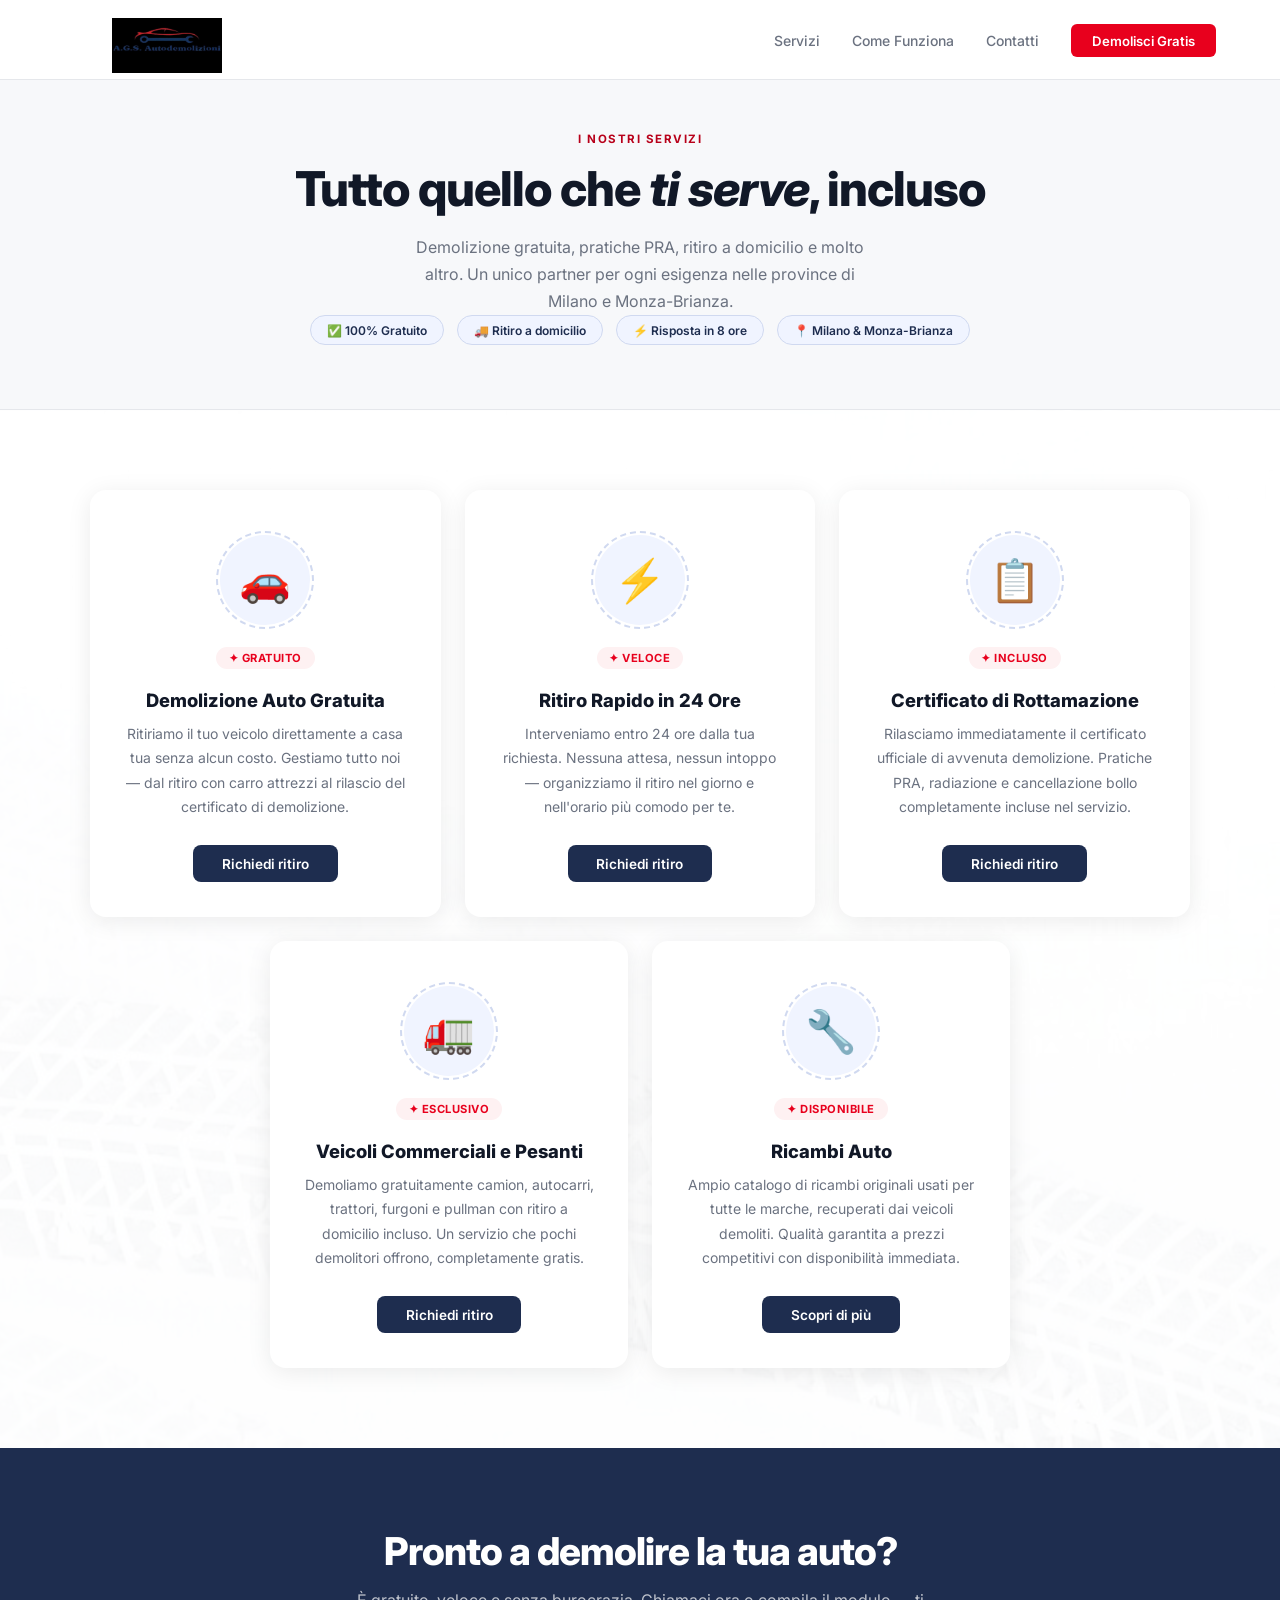
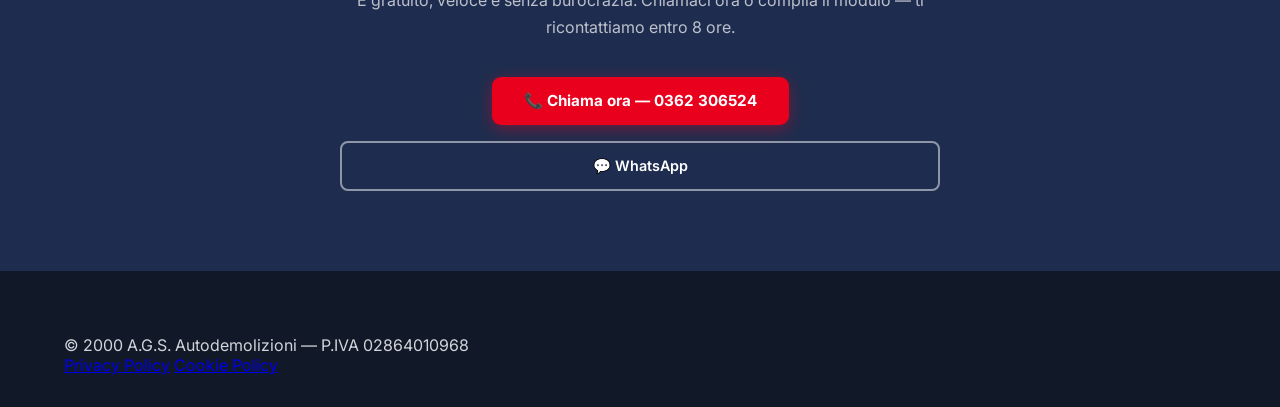
<file: servizi.html>
<!DOCTYPE html>
<html lang="it">
<head>
<meta charset="UTF-8">
<meta name="viewport" content="width=device-width, initial-scale=1.0">
<title>I Nostri Servizi — A.G.S. Autodemolizioni</title>
<link href="https://fonts.googleapis.com/css2?family=Inter:wght@300;400;500;600;700;800&display=swap" rel="stylesheet">
 <link rel="stylesheet" href="style.css">
 <link rel="icon" type="image/png" href="assets/logoAGS.png">
</head>
<body>

<!-- NAV -->
<nav>
  <a href="index.html" class="logo-link">
    <img src="[data-uri]" alt="A.G.S. Autodemolizioni">
  </a>
  <ul>
    <li><a href="index.html#servizi">Servizi</a></li>
    <li><a href="come-funziona.html">Come Funziona</a></li>
    <li><a href="contatti.html">Contatti</a></li>
    <li><a href="index.html#richiesta" class="nav-cta">Demolisci Gratis</a></li>
  </ul>
</nav>

<!-- PAGE HERO -->
<section class="page-hero">
  <div class="page-hero-inner">
    <div class="tag">I Nostri Servizi</div>
    <h1>Tutto quello che <em>ti serve</em>, incluso</h1>
    <p>Demolizione gratuita, pratiche PRA, ritiro a domicilio e molto altro. Un unico partner per ogni esigenza nelle province di Milano e Monza-Brianza.</p>
    <div class="hero-badges">
      <span class="badge">✅ 100% Gratuito</span>
      <span class="badge">🚚 Ritiro a domicilio</span>
      <span class="badge">⚡ Risposta in 8 ore</span>
      <span class="badge">📍 Milano &amp; Monza-Brianza</span>
    </div>
  </div>
</section>

<!-- SERVICES -->
<section class="services-section">
  <div class="services-section-inner">

    <div class="services-row1">

      <div class="svc-card">
        <div class="svc-icon-wrap">🚗</div>
        <span class="svc-pill">✦ Gratuito</span>
        <h2>Demolizione Auto Gratuita</h2>
        <p>Ritiriamo il tuo veicolo direttamente a casa tua senza alcun costo. Gestiamo tutto noi — dal ritiro con carro attrezzi al rilascio del certificato di demolizione.</p>
        <a href="index.html#richiesta" class="btn-dark">Richiedi ritiro</a>
      </div>

      <div class="svc-card">
        <div class="svc-icon-wrap">⚡</div>
        <span class="svc-pill">✦ Veloce</span>
        <h2>Ritiro Rapido in 24 Ore</h2>
        <p>Interveniamo entro 24 ore dalla tua richiesta. Nessuna attesa, nessun intoppo — organizziamo il ritiro nel giorno e nell'orario più comodo per te.</p>
        <a href="index.html#richiesta" class="btn-dark">Richiedi ritiro</a>
      </div>

      <div class="svc-card">
        <div class="svc-icon-wrap">📋</div>
        <span class="svc-pill">✦ Incluso</span>
        <h2>Certificato di Rottamazione</h2>
        <p>Rilasciamo immediatamente il certificato ufficiale di avvenuta demolizione. Pratiche PRA, radiazione e cancellazione bollo completamente incluse nel servizio.</p>
        <a href="index.html#richiesta" class="btn-dark">Richiedi ritiro</a>
      </div>

    </div>

    <div class="services-row2">

      <div class="svc-card">
        <div class="svc-icon-wrap">🚛</div>
        <span class="svc-pill">✦ Esclusivo</span>
        <h2>Veicoli Commerciali e Pesanti</h2>
        <p>Demoliamo gratuitamente camion, autocarri, trattori, furgoni e pullman con ritiro a domicilio incluso. Un servizio che pochi demolitori offrono, completamente gratis.</p>
        <a href="index.html#richiesta" class="btn-dark">Richiedi ritiro</a>
      </div>

      <div class="svc-card">
        <div class="svc-icon-wrap">🔧</div>
        <span class="svc-pill">✦ Disponibile</span>
        <h2>Ricambi Auto</h2>
        <p>Ampio catalogo di ricambi originali usati per tutte le marche, recuperati dai veicoli demoliti. Qualità garantita a prezzi competitivi con disponibilità immediata.</p>
        <a href="tel:0362306524" class="btn-dark">Scopri di più</a>
      </div>

    </div>
  </div>
</section>

<!-- CTA -->
<section class="cta-section">
  <div class="cta-inner">
    <h2>Pronto a demolire la tua auto?</h2>
    <p>È gratuito, veloce e senza burocrazia. Chiamaci ora o compila il modulo — ti ricontattiamo entro 8 ore.</p>
    <div class="cta-btns">
      <a href="tel:0362306524" class="btn-red">
        📞 Chiama ora — 0362 306524
      </a>
      <a href="https://wa.me/393384672370" target="_blank" class="btn-white-outline">
        💬 WhatsApp
      </a>
    </div>
  </div>
</section>

<!-- FOOTER -->
<footer>
  <span>© 2000 A.G.S. Autodemolizioni — P.IVA 02864010968</span>
  <div class="footer-links">
    <a href="https://www.iubenda.com/privacy-policy/27857487">Privacy Policy</a>
    <a href="https://www.iubenda.com/privacy-policy/27857487/cookie-policy">Cookie Policy</a>
  </div>
</footer>

</body>
</html>
</file>
<file: style.css>
@import url('https://fonts.googleapis.com/css2?family=Inter:wght@300;400;500;600;700;800&display=swap');
:root {
  --red:        #E8001D;
  --red-light:  #fef1f2;
  --red-mid:    #fcd5d9;
  --bg:         #ffffff;
  --bg-alt:     #f7f8fa;
  --border:     #e5e7eb;
  --text:       #111827;
  --text-mid:   #374151;
  --muted:      #6b7280;
  --muted-light:#9ca3af;
}

*, *::before, *::after { margin: 0; padding: 0; box-sizing: border-box; }
html { scroll-behavior: smooth; }
body {
  font-family: 'Inter', sans-serif;
  font-weight: 400;
  background: var(--bg);
  color: var(--text);
  overflow-x: hidden;
  -webkit-font-smoothing: antialiased;
}

/* ── NAV ── */
nav {
  height: 80px;
  display: flex;
  align-items: center;
  justify-content: space-between;
  padding: 0 5vw;
  position: fixed;
  top: 0; left: 0; right: 0;
  z-index: 100;
  background: rgba(255,255,255,0.95);
  backdrop-filter: blur(12px);
  border-bottom: 1px solid var(--border);
}

.logo-link {
  display: flex;
  align-items: center;
  text-decoration: none;
}

.logo-link img {
  height: 55px;
  width: auto;
  margin-left: 3rem;
  margin-top: 12px;
}

nav ul {
  display: flex;
  align-items: center;
  gap: 2rem;
  list-style: none;
}

nav ul a {
  font-size: .875rem;
  font-weight: 500;
  color: var(--muted);
  text-decoration: none;
  transition: color .2s;
}

nav ul a:hover { color: var(--text); }

.nav-cta {
  background: var(--red) !important;
  color: #fff !important;
  padding: .55rem 1.3rem;
  border-radius: 6px;
  font-weight: 600 !important;
  font-size: .825rem !important;
  transition: background .2s, transform .15s !important;
}

.nav-cta:hover {
  background: #c8001a !important;
  transform: translateY(-1px);
}

/* Hamburger button */
.hamburger {
  display: none;
  flex-direction: column;
  gap: 5px;
  background: none;
  border: none;
  cursor: pointer;
  padding: 4px;
  z-index: 200;
}

.hamburger span {
  display: block;
  width: 24px;
  height: 2px;
  background: var(--text);
  border-radius: 2px;
  transition: all .3s;
}

/* Hamburger animato quando aperto */
.hamburger.open span:nth-child(1) { transform: translateY(7px) rotate(45deg); }
.hamburger.open span:nth-child(2) { opacity: 0; }
.hamburger.open span:nth-child(3) { transform: translateY(-7px) rotate(-45deg); }

/* ── HERO ── */
.hero {
  padding-top: 68px;
  display: flex;
  min-height: 80vh;
  flex-direction: column;
  background: var(--bg);
}

.hero-inner {
  flex: 1;
  display: flex;
  align-items: flex-start;
  padding: 4rem 2vw 2rem 10vw;
  max-width: none;
  width: 100%;
  gap: 4rem;
}

.hero-left { flex: 1; }

.hero-badge {
  display: inline-flex;
  align-items: center;
  gap: .5rem;
  background: var(--red-light);
  color: #b8001a;
  font-size: .75rem;
  font-weight: 600;
  padding: .35rem .9rem;
  border-radius: 100px;
  margin-bottom: 1.6rem;
  border: 1px solid var(--red-mid);
  animation: fadeUp .7s ease both;
}

.hero h1 {
  font-size: clamp(1.9rem, 3.2vw, 2.9rem);
  font-weight: 800;
  line-height: 1.1;
  letter-spacing: -1.5px;
  color: var(--text);
  animation: fadeUp .7s ease .1s both;
}

.hero h1 em {
  color: var(--red);
  font-style: normal;
}

.hero p {
  margin-top: 1.4rem;
  font-size: 1.05rem;
  color: var(--muted);
  line-height: 1.75;
  max-width: 500px;
  animation: fadeUp .7s ease .2s both;
}

.hero-actions {
  margin-top: 2.2rem;
  display: flex;
  gap: .8rem;
  flex-wrap: wrap;
  animation: fadeUp .7s ease .3s both;
}

/* ── HERO CHECKLIST ── */
.hero-checklist {
  list-style: none;
  margin: 1.4rem 0 2rem;
  display: flex;
  flex-direction: column;
  gap: .75rem;
}
 
.hero-checklist li {
  display: flex;
  align-items: center;
  gap: .75rem;
  font-size: .95rem;
  color: var(--text-mid);
  font-weight: 500;
}
 
.check-icon {
  width: 22px;
  height: 22px;
  background: var(--red);
  color: #fff;
  border-radius: 50%;
  display: flex;
  align-items: center;
  justify-content: center;
  font-size: .75rem;
  font-weight: 800;
  flex-shrink: 0;
}

/* ── BUTTONS ── */
.btn-primary {
  display: inline-flex;
  align-items: center;
  gap: .5rem;
  background: var(--red);
  color: #fff;
  font-family: 'Inter', sans-serif;
  font-weight: 600;
  font-size: .9rem;
  padding: .85rem 1.8rem;
  border-radius: 8px;
  text-decoration: none;
  border: none;
  cursor: pointer;
  transition: background .2s, transform .15s, box-shadow .2s;
  box-shadow: 0 4px 14px rgba(232,0,29,0.25);
}

.btn-primary:hover {
  background: #c8001a;
  transform: translateY(-2px);
  box-shadow: 0 6px 20px rgba(232,0,29,0.35);
}

.btn-outline {
  display: inline-flex;
  align-items: center;
  gap: .5rem;
  background: transparent;
  color: var(--text-mid);
  font-family: 'Inter', sans-serif;
  font-weight: 600;
  font-size: .9rem;
  padding: .85rem 1.8rem;
  border-radius: 8px;
  text-decoration: none;
  border: 1.5px solid var(--border);
  cursor: pointer;
  transition: border-color .2s, background .2s, transform .15s;
}

.btn-outline:hover {
  border-color: #9ca3af;
  background: var(--bg-alt);
  transform: translateY(-2px);
}

.btn-white {
  display: inline-flex;
  align-items: center;
  gap: .5rem;
  background: #fff;
  color: var(--red);
  font-family: 'Inter', sans-serif;
  font-weight: 700;
  font-size: .9rem;
  padding: .9rem 2rem;
  border-radius: 8px;
  text-decoration: none;
  border: none;
  cursor: pointer;
  white-space: nowrap;
  transition: transform .15s, box-shadow .2s;
  box-shadow: 0 4px 16px rgba(0,0,0,0.15);
}

.btn-white:hover {
  transform: translateY(-2px);
  box-shadow: 0 6px 24px rgba(0,0,0,0.2);
}

.hero-right {
  flex: 1;
  max-width: 520px;
  display: flex;
  align-items: center;
  justify-content: center;
  margin-right: 3vw;
  margin-left: auto;
  animation: fadeUp .7s ease .35s both;
}

.hero-img {
  width: 100%;
  max-width: 520px;
  height: auto;
  object-fit: contain;
  display: block;
}

/* ── TRUST SECTION ── */
.trust-section {
  background: var(--bg-alt);
  border-top: 1px solid var(--border);
  border-bottom: 1px solid var(--border);
  padding: 2rem 5vw;
}

.trust-inner {
  max-width: 1200px;
  margin: 0 auto;
  display: grid;
  grid-template-columns: repeat(4, 1fr);
  gap: 1.5rem;
}

.trust-item-row {
  display: flex;
  align-items: flex-start;
  gap: .8rem;
}

.trust-item-row .trust-icon {
  width: 36px;
  height: 36px;
  background: var(--red-light);
  border-radius: 8px;
  display: flex;
  align-items: center;
  justify-content: center;
  font-size: 1.1rem;
  flex-shrink: 0;
}

.trust-item-row .trust-text strong {
  display: block;
  font-size: .875rem;
  font-weight: 700;
  color: var(--text);
}

.trust-item-row .trust-text span {
  font-size: .78rem;
  color: var(--muted);
  margin-top: .1rem;
  display: block;
}

.trust-card {
  background: #fff;
  border: 1px solid var(--border);
  border-radius: 16px;
  padding: 2rem;
  box-shadow: 0 8px 32px rgba(0,0,0,0.07);
}

.trust-card h3 {
  font-size: 1rem;
  font-weight: 700;
  margin-bottom: 1.4rem;
}

.trust-item {
  display: flex;
  align-items: flex-start;
  gap: .9rem;
  padding: .85rem 0;
  border-bottom: 1px solid var(--border);
}

.trust-item:last-child { border-bottom: none; }

.trust-icon {
  width: 36px;
  height: 36px;
  background: var(--red-light);
  border-radius: 8px;
  display: flex;
  align-items: center;
  justify-content: center;
  font-size: 1.1rem;
  flex-shrink: 0;
}

.trust-text strong {
  display: block;
  font-size: .875rem;
  font-weight: 600;
}

.trust-text span {
  font-size: .78rem;
  color: var(--muted);
  margin-top: .1rem;
  display: block;
}

/* ── STATS STRIP ── */
.stats-strip {
  border-top: 1px solid var(--border);
  border-bottom: 1px solid var(--border);
  display: grid;
  grid-template-columns: repeat(4, 1fr);
  background: var(--bg-alt);
  animation: fadeUp .7s ease .45s both;
}

.stat-item {
  padding: 1.8rem 2rem;
  border-right: 1px solid var(--border);
  text-align: center;
}

.stat-item:last-child { border-right: none; }

.stat-num {
  font-size: 2rem;
  font-weight: 800;
  color: var(--red);
  letter-spacing: -1px;
}

.stat-label {
  font-size: .75rem;
  font-weight: 500;
  color: var(--muted);
  margin-top: .2rem;
}

/* ── SERVIZI PAGE ── */
.services-section {
  position: relative;
  padding: 5rem 5vw;
  background-image: url('assets/tire-track.jpg');
  background-size: cover;
  background-position: center;
}
.services-section::before {
  content: '';
  position: absolute;
  inset: 0;
  background: rgba(255,255,255,0.9);
  z-index: 0;
}
.services-section-inner {
  position: relative;
  z-index: 1;
  max-width: 1100px;
  margin: 0 auto;
}
.svc-card {
  background: #fff;
  border-radius: 16px;
  padding: 2.8rem 2rem 2.2rem;
  text-align: center;
  box-shadow: 0 4px 24px rgba(0,0,0,0.08);
  display: flex;
  flex-direction: column;
  align-items: center;
  transition: transform .25s, box-shadow .25s;
}
.svc-card:hover { transform: translateY(-6px); box-shadow: 0 12px 36px rgba(0,0,0,0.13); }
.svc-icon-wrap {
  width: 90px; height: 90px;
  border-radius: 50%;
  background: #f0f4ff;
  display: flex; align-items: center; justify-content: center;
  font-size: 2.6rem;
  margin-bottom: 1.4rem;
  position: relative;
}
.svc-icon-wrap::after {
  content: ''; position: absolute; inset: -4px;
  border-radius: 50%; border: 2px dashed #d0d9f0;
}
.svc-card h2 { font-size: 1.15rem; font-weight: 800; color: var(--text); margin-bottom: .7rem; }
.svc-card p { font-size: .875rem; color: var(--muted); line-height: 1.75; flex: 1; margin-bottom: 1.6rem; }
.svc-pill {
  display: inline-flex; gap: .3rem;
  background: #fef1f2; color: var(--red);
  font-size: .7rem; font-weight: 700;
  padding: .25rem .8rem; border-radius: 100px;
  margin-bottom: 1.2rem;
  text-transform: uppercase; letter-spacing: .5px;
}
.hero-badges { display: flex; gap: .8rem; justify-content: center; flex-wrap: wrap; }
.badge {
  display: inline-flex; align-items: center; gap: .4rem;
  background: #f0f4ff; border: 1px solid #d0d9f0;
  color: #1e2d4f; font-size: .75rem; font-weight: 600;
  padding: .4rem 1rem; border-radius: 100px;
}
.cta-section {
  padding: 5rem 5vw; background: #1e2d4f;
  text-align: center; position: relative; overflow: hidden;
}
.cta-inner { position: relative; z-index: 1; max-width: 600px; margin: 0 auto; }
.cta-section h2 { font-size: clamp(1.8rem,3vw,2.4rem); font-weight: 800; color: #fff; letter-spacing: -1px; margin-bottom: .8rem; }
.cta-section p { color: rgba(255,255,255,0.7); font-size: 1rem; margin-bottom: 2.2rem; line-height: 1.7; }
.cta-btns { display: flex; gap: 1rem; justify-content: center; flex-wrap: wrap; }
.btn-red {
  display: inline-flex; align-items: center; gap: .5rem;
  background: var(--red); color: #fff;
  font-weight: 700; font-size: .95rem;
  padding: .9rem 2rem; border-radius: 9px; text-decoration: none;
  box-shadow: 0 4px 16px rgba(232,0,29,0.4);
  transition: background .2s, transform .15s;
}
.btn-red:hover { background: #c8001a; transform: translateY(-2px); }

/* ── ANIMATION ── */
@keyframes fadeUp {
  from { opacity: 0; transform: translateY(20px); }
  to   { opacity: 1; transform: translateY(0); }
}

/* ── SECTION COMMONS ── */
.section { padding: 6rem 5vw; }
.section-inner { max-width: 1200px; margin: 0 auto; }

.tag {
  display: inline-block;
  font-size: .72rem;
  font-weight: 700;
  text-transform: uppercase;
  letter-spacing: 1.5px;
  color: #b8001a;
  margin-bottom: .8rem;
}

.section-title {
  font-size: clamp(1.8rem, 3vw, 2.6rem);
  font-weight: 800;
  letter-spacing: -1px;
  color: var(--text);
  margin-bottom: .8rem;
  line-height: 1.15;
}

.section-sub {
  font-size: 1rem;
  color: var(--muted);
  max-width: 540px;
  line-height: 1.7;
  margin-bottom: 3rem;
}

/* ── SERVICES ── */
.services {
  position: relative;
  padding: 4rem 5vw;
  background-image: url('assets/tire-track.jpg');
  background-size: cover;
  background-position: center;
}
 
.services::before {
  content: '';
  position: absolute;
  inset: 0;
  background: rgba(255,255,255,0.88);
  z-index: 0;
}
 
.services-inner {
  position: relative;
  z-index: 1;
  max-width: 1100px;
  margin: 0 auto;
}
 
.services-row1 {
  display: grid;
  grid-template-columns: repeat(3, 1fr);
  gap: 1.5rem;
  margin-bottom: 1.5rem;
}
 
.services-row2 {
  display: grid;
  grid-template-columns: repeat(2, 1fr);
  gap: 1.5rem;
  max-width: 740px;
  margin: 0 auto;
}
 
.service-card {
  background: #fff;
  border-radius: 14px;
  padding: 2.5rem 2rem 2rem;
  text-align: center;
  box-shadow: 0 2px 16px rgba(0,0,0,0.08);
  display: flex;
  flex-direction: column;
  align-items: center;
}
 
.service-icon {
  font-size: 3rem;
  margin-bottom: 1.2rem;
  width: 80px;
  height: 80px;
  display: flex;
  align-items: center;
  justify-content: center;
}
 
.service-card h3 {
  font-size: 1.1rem;
  font-weight: 700;
  color: var(--text);
  margin-bottom: 0.8rem;
}
 
.service-card p {
  font-size: 0.875rem;
  color: var(--muted);
  line-height: 1.7;
  flex: 1;
  margin-bottom: 1.5rem;
}
 
.btn-dark {
  display: inline-block;
  background: #1e2d4f;
  color: #fff;
  font-family: 'Inter', sans-serif;
  font-size: 0.85rem;
  font-weight: 600;
  padding: 0.65rem 1.8rem;
  border-radius: 8px;
  text-decoration: none;
  transition: background .2s;
  border: none;
  cursor: pointer;
}
 
.btn-dark:hover { background: #111827; }
 
@media (max-width: 900px) {
  .services-row1 { grid-template-columns: 1fr; }
  .services-row2 { grid-template-columns: 1fr; max-width: 100%; }
}
 
@media (max-width: 600px) {
  .services-row1, .services-row2 { gap: 1rem; }
}

/* ── HOW IT WORKS ── */
.how-it-works { background: var(--bg); }

.steps {
  display: grid;
  grid-template-columns: repeat(auto-fit, minmax(200px, 1fr));
  gap: 2rem;
}

.step-num {
  width: 44px;
  height: 44px;
  background: var(--red);
  color: #fff;
  border-radius: 10px;
  display: flex;
  align-items: center;
  justify-content: center;
  font-size: .85rem;
  font-weight: 800;
  margin-bottom: 1.2rem;
}

.step h4 {
  font-size: .975rem;
  font-weight: 700;
  margin-bottom: .5rem;
}

.step p {
  font-size: .85rem;
  color: var(--muted);
  line-height: 1.65;
}

/* ── CTA BANNER ── */
.cta-wrap {
  padding: 0 5vw;
  max-width: 1280px;
  margin: 0 auto 5rem;
}

.cta-banner {
  background: var(--red);
  border-radius: 16px;
  padding: 3.5rem 4rem;
  display: flex;
  align-items: center;
  justify-content: space-between;
  gap: 2rem;
  flex-wrap: wrap;
  overflow: hidden;
  position: relative;
}

.cta-banner::after {
  content: '';
  position: absolute;
  right: -60px; top: -60px;
  width: 300px; height: 300px;
  border-radius: 50%;
  background: rgba(255,255,255,0.06);
  pointer-events: none;
}

.cta-banner h2 {
  font-size: clamp(1.5rem, 3vw, 2.2rem);
  font-weight: 800;
  letter-spacing: -0.5px;
  color: #fff;
  line-height: 1.2;
}

.cta-banner p {
  margin-top: .5rem;
  color: rgba(255,255,255,0.8);
  font-size: .95rem;
}

/* ── FORM ── */
.form-section { background: var(--bg); }

.form-container {
  max-width: 680px;
  margin: 0 auto;
  text-align: center;
}

.form-container .section-sub {
  margin-left: auto;
  margin-right: auto;
}

.form-grid {
  display: grid;
  grid-template-columns: 1fr 1fr;
  gap: 1rem;
  text-align: left;
}

.form-group { display: flex; flex-direction: column; gap: .35rem; }
.form-group.full { grid-column: 1 / -1; }

.form-group label {
  font-size: .78rem;
  font-weight: 600;
  color: var(--text-mid);
}

.form-group input,
.form-group select,
.form-group textarea {
  background: var(--bg);
  border: 1.5px solid var(--border);
  border-radius: 8px;
  color: var(--text);
  font-family: 'Inter', sans-serif;
  font-size: .9rem;
  padding: .75rem 1rem;
  outline: none;
  transition: border-color .2s, box-shadow .2s;
  -webkit-appearance: none;
}

.form-group input:focus,
.form-group select:focus,
.form-group textarea:focus {
  border-color: var(--red);
  box-shadow: 0 0 0 3px rgba(232,0,29,0.08);
}

.form-group input::placeholder,
.form-group textarea::placeholder { color: var(--muted-light); }
.form-group textarea { resize: vertical; min-height: 90px; }

.form-submit {
  margin-top: 1.5rem;
  width: 100%;
  padding: 1rem;
  font-size: .95rem;
}

.privacy-note {
  text-align: center;
  margin-top: .9rem;
  font-size: .75rem;
  color: var(--muted-light);
}

/* ── REVIEWS ── */
.reviews-section { background: var(--bg-alt); }

.reviews-grid {
  display: grid;
  grid-template-columns: repeat(auto-fit, minmax(280px, 1fr));
  gap: 1.2rem;
  margin-top: 1rem;
}

.review-card {
  background: #fff;
  border: 1px solid var(--border);
  border-radius: 12px;
  padding: 1.8rem;
}

.review-stars { color: #f59e0b; font-size: .95rem; margin-bottom: .9rem; }

.review-text {
  font-size: .9rem;
  color: var(--text-mid);
  line-height: 1.7;
  margin-bottom: 1.3rem;
  font-style: italic;
}

.review-author { display: flex; align-items: center; gap: .75rem; }

.review-avatar {
  width: 36px;
  height: 36px;
  border-radius: 50%;
  background: var(--red-light);
  display: flex;
  align-items: center;
  justify-content: center;
  font-size: .75rem;
  font-weight: 700;
  color: var(--red);
  border: 1px solid var(--red-mid);
  flex-shrink: 0;
}

.review-name { font-size: .875rem; font-weight: 600; }
.review-city { font-size: .75rem; color: var(--muted); }

/* ── REGIONS ── */
.regions {
  padding: 3.5rem 5vw;
  background: var(--bg);
  border-top: 1px solid var(--border);
  border-bottom: 1px solid var(--border);
}

.regions-label {
  text-align: center;
  font-size: .75rem;
  font-weight: 600;
  text-transform: uppercase;
  letter-spacing: 1.5px;
  color: var(--muted);
  margin-bottom: 1.4rem;
}

.regions-tags {
  display: flex;
  flex-wrap: wrap;
  gap: .5rem;
  justify-content: center;
}

.region-tag {
  font-size: .78rem;
  font-weight: 500;
  color: var(--muted);
  border: 1px solid var(--border);
  padding: .35rem .85rem;
  border-radius: 100px;
  cursor: pointer;
  transition: color .2s, border-color .2s, background .2s;
  background: var(--bg);
}

.region-tag:hover {
  color: var(--red);
  border-color: var(--red-mid);
  background: var(--red-light);
}

/* ── FOOTER ── */
footer {
  padding: 4rem 5vw 2rem;
  background: #111827;
  color: #d1d5db;
}

.footer-top {
  display: grid;
  grid-template-columns: 2fr 1fr 1fr 1fr;
  gap: 3rem;
  margin-bottom: 3rem;
  max-width: 1200px;
  margin-left: auto;
  margin-right: auto;
}

.footer-logo-link {
  display: inline-block;
  margin-bottom: 1rem;
  text-decoration: none;
}

.footer-logo-link img {
  height: 52px;
  width: auto;
  /* logo è su sfondo bianco — filtro per invertire i colori scuri su footer scuro */
  filter: brightness(0) invert(1);
  /* teniamo il rosso: usiamo drop-shadow invece */
}

.footer-brand p {
  font-size: .85rem;
  color: #9ca3af;
  line-height: 1.7;
  max-width: 280px;
}

.footer-col h5 {
  font-size: .75rem;
  font-weight: 700;
  text-transform: uppercase;
  letter-spacing: 1px;
  color: #fff;
  margin-bottom: 1rem;
}

.footer-col ul { list-style: none; }
.footer-col ul li { margin-bottom: .5rem; }

.footer-col ul a {
  font-size: .85rem;
  color: #9ca3af;
  text-decoration: none;
  transition: color .2s;
}

.footer-col ul a:hover { color: #fff; }

.footer-bottom {
  border-top: 1px solid #374151;
  padding-top: 1.8rem;
  display: flex;
  align-items: center;
  justify-content: space-between;
  flex-wrap: wrap;
  gap: 1rem;
  font-size: .78rem;
  color: #6b7280;
  max-width: 1200px;
  margin: 0 auto;
}

.footer-bottom a { color: #6b7280; text-decoration: none; }
.footer-bottom a:hover { color: #9ca3af; }
.footer-bottom-links { display: flex; gap: 1.5rem; }

/* ── WHATSAPP ── */
.whatsapp-btn {
  position: fixed;
  bottom: 1.8rem;
  right: 1.8rem;
  z-index: 50;
  width: 54px;
  height: 54px;
  background: #25D366;
  border-radius: 50%;
  display: flex;
  align-items: center;
  justify-content: center;
  font-size: 1.5rem;
  text-decoration: none;
  box-shadow: 0 4px 20px rgba(37,211,102,0.4);
  transition: transform .2s;
  animation: waPulse 2.5s ease-in-out infinite;
}

.whatsapp-btn:hover { transform: scale(1.1); }

@keyframes waPulse {
  0%, 100% { box-shadow: 0 4px 20px rgba(37,211,102,0.4); }
  50%       { box-shadow: 0 4px 30px rgba(37,211,102,0.65); }
}





/* ══════════════════════════════════════════
   KLARO COOKIE BANNER
══════════════════════════════════════════ */

#klaro .cookie-modal-overlay {
  background: rgba(0,0,0,0.45) !important;
  backdrop-filter: blur(4px) !important;
}


#klaro .cm-modal p,
#klaro .cm-modal span,
#klaro .cm-modal .cm-service-description,
#klaro .cm-modal .cm-services p {
  color: #374151 !important;
}

#klaro .cm-service-title + .cm-list-count,
#klaro .cm-caret,
#klaro .cm-services-count { display: none !important; }

#klaro .cm-modal,
#klaro .cookie-modal .cm-modal {
  position: fixed !important;
  bottom: 24px !important;
  left: 24px !important;
  right: auto !important;
  top: auto !important;
  transform: none !important;
  width: 400px !important;
  max-width: calc(100vw - 48px) !important;
  background: #ffffff !important;
  border-radius: 16px !important;
  box-shadow: 0 20px 60px rgba(0,0,0,0.18) !important;
  padding: 0 !important;
  font-family: 'Inter', sans-serif !important;
  border: 1px solid #e5e7eb !important;
  animation: klaroSlideUp 0.35s cubic-bezier(.4,0,.2,1) both !important;
  overflow: hidden !important;
}

#klaro .cm-modal::before {
  content: '';
  display: block;
  height: 4px;
  background: #E8001D;
  width: 100%;
}

#klaro .cm-header {
  padding: 20px 24px 0 !important;
  border: none !important;
}

#klaro .cm-header h1,
#klaro .cm-header .title {
  font-size: 17px !important;
  font-weight: 800 !important;
  color: #111827 !important;
  letter-spacing: -0.3px !important;
  margin: 0 0 6px !important;padding-bottom: 16px !important;
  border-bottom: 1px solid #e5e7eb !important; 
}

#klaro .cm-body,
#klaro .cm-text {
  padding: 8px 24px !important;
  font-size: 13.5px !important;
  color: #111827 !important;
  line-height: 1.6 !important;
}

#klaro .cm-powered-by { display: none !important; }

#klaro .cm-footer,
#klaro .cm-btns {
  padding: 16px 24px 20px !important;
  display: flex !important;
  gap: 10px !important;
  border-top: 1px solid #f3f4f6 !important;
  margin-top: 8px !important;
  flex-wrap: nowrap !important;  /* ← aggiunge questa riga */
  align-items: center !important;
}

#klaro .cm-btn {
  font-family: 'Inter', sans-serif !important;
  font-size: 13.5px !important;
  font-weight: 600 !important;
  border-radius: 8px !important;
  padding: 10px 16px !important;
  border: none !important;
  cursor: pointer !important;
  flex: 1 !important;
  min-width: 0 !important;      
  white-space: nowrap !important; 
}

#klaro .cm-btn-success {
  background: #E8001D !important;
  color: #fff !important;
  box-shadow: 0 4px 12px rgba(232,0,29,0.25) !important;
  flex: 2 !important;
}

#klaro .cm-btn-success:hover {
  background: #c8001a !important;
}

#klaro .cm-btn-danger {
  background: #f3f4f6 !important;
  color: #374151 !important;
}

#klaro .cm-btn-info { display: none !important; }

@keyframes klaroSlideUp {
  from { opacity: 0; transform: translateY(24px); }
  to   { opacity: 1; transform: translateY(0); }
}

@media (max-width: 600px) {
  #klaro .cm-modal {
    left: 12px !important;
    right: 12px !important;
    bottom: 12px !important;
    width: auto !important;
    max-width: none !important;
  }
  #klaro .cm-footer,
  #klaro .cm-btns { flex-direction: column !important; }
}








@media (max-width: 900px) {
  .hero-right { display: none; }
  .footer-top { grid-template-columns: 1fr 1fr; }

  .hero {
    padding-top: 10px; /* adatta al tuo nav height */
    min-height: 80vh;
    justify-content: center;
  }
  
  .hero-inner {
    padding: 2rem 6vw;
  }
  .stats-strip { grid-template-columns: 1fr 1fr; }
  .form-grid { grid-template-columns: 1fr; }
  .form-group.full { grid-column: 1; }
  .cta-banner { padding: 2.5rem 2rem; }

  nav {
    justify-content: center;
    position: relative;
  }

  .logo-link {
    margin: 0 auto;
  }

  .logo-link img {
    margin-left: 0;
  }

  .hamburger {
    display: flex;
    position: absolute;
    right: 1.5rem;
    top: 50%;
    transform: translateY(-50%);
  }

  nav ul {
    display: none;
    position: fixed;
    top: 80px;
    left: 0;
    right: 0;
    background: #fff;
    flex-direction: column;
    gap: 0;
    border-bottom: 1px solid var(--border);
    box-shadow: 0 4px 20px rgba(0,0,0,0.1);
    z-index: 99;
    padding: 0.5rem 0;
  }

  nav ul.open {
    display: flex;
  }

  nav ul a {
    display: block;
    padding: 1rem 2rem;
    font-size: 1rem;
    border-bottom: 1px solid var(--border);
    color: var(--text) !important;
    background: none !important;
  }

  nav ul a:hover {
    background: var(--bg-alt) !important;
  }

  .nav-cta {
    margin: 0.8rem 2rem !important;
    border-radius: 8px !important;
    text-align: center;
    display: block;
  }
}


@media (max-width: 480px) {
  .footer-top { grid-template-columns: 1fr; gap: 2rem; }
}






    /* ── PAGE HERO ── */
    .page-hero {
      padding: calc(68px + 4rem) 5vw 4rem;
      background: var(--bg-alt);
      border-bottom: 1px solid var(--border);
      text-align: center;
    }

    .page-hero .tag { display: block; margin-bottom: .8rem; }

    .page-hero h1 {
      font-size: clamp(2rem, 4vw, 3rem);
      font-weight: 800;
      letter-spacing: -1px;
      color: var(--text);
      margin-bottom: 1rem;
    }

    .page-hero p {
      font-size: 1rem;
      color: var(--muted);
      max-width: 480px;
      margin: 0 auto;
      line-height: 1.7;
    }

    /* ── CONTACT CARDS ── */
    .contact-section {
      padding: 5rem 5vw;
      background: var(--bg-alt);
    }

    .contact-cards {
      display: grid;
      grid-template-columns: repeat(3, 1fr);
      gap: 1.5rem;
      max-width: 1000px;
      margin: 0 auto 4rem;
    }

    .contact-card {
      position: relative;
      border: 1px solid var(--border);
      border-radius: 12px;
      padding: 3rem 2rem;
      text-align: center;
      background: #fff;
      overflow: hidden;
      cursor: pointer;
      text-decoration: none;
      display: block;
      transition: border-color .3s, color .3s;
    }

    /* Sfondo rosso che sale dal basso */
    .contact-card::before {
      content: '';
      position: absolute;
      bottom: 0; left: 0; right: 0;
      height: 0%;
      background: var(--red);
      transition: height .4s cubic-bezier(.4, 0, .2, 1);
      z-index: 0;
    }

    .contact-card:hover::before { height: 100%; }

    .contact-card:hover { border-color: var(--red); }

    /* Tutti i contenuti sopra lo sfondo */
    .contact-card-inner {
      position: relative;
      z-index: 1;
    }

    /* Icona */
    .contact-card-icon {
      width: 64px;
      height: 64px;
      margin: 0 auto 1.5rem;
      display: flex;
      align-items: center;
      justify-content: center;
    }

    .contact-card-icon svg {
      width: 40px;
      height: 40px;
      fill: var(--red);
      transition: fill .3s;
    }

    .contact-card:hover .contact-card-icon svg { fill: #fff; }

    /* Label */
    .contact-card-label {
      font-size: .7rem;
      font-weight: 700;
      text-transform: uppercase;
      letter-spacing: 2px;
      color: var(--red);
      margin-bottom: .8rem;
      transition: color .3s;
    }

    .contact-card:hover .contact-card-label { color: rgba(255,255,255,0.75); }

    /* Value */
    .contact-card-value {
      font-size: 1rem;
      font-weight: 600;
      color: var(--text);
      line-height: 1.5;
      transition: color .3s;
    }

    .contact-card:hover .contact-card-value { color: #fff; }

    /* ── MAP SECTION ── */
    .map-section {
      padding: 0 5vw 5rem;
      background: var(--bg-alt);
    }

    .map-wrapper {
      max-width: 1000px;
      margin: 0 auto;
      border-radius: 16px;
      overflow: hidden;
      border: 1px solid var(--border);
      box-shadow: 0 8px 32px rgba(0,0,0,0.07);
    }

    .map-wrapper iframe {
      width: 100%;
      height: 420px;
      border: none;
      display: block;
    }

    /* ── ORARI ── */
    .orari-section {
      padding: 5rem 5vw;
      background: var(--bg);
      border-top: 1px solid var(--border);
    }

    .orari-inner {
      max-width: 1000px;
      margin: 0 auto;
      display: grid;
      grid-template-columns: 1fr 1fr;
      gap: 4rem;
      align-items: start;
    }

    .orari-title {
      font-size: 1.5rem;
      font-weight: 800;
      letter-spacing: -0.5px;
      color: var(--text);
      margin-bottom: 1.5rem;
    }

    .orari-row {
      display: flex;
      justify-content: space-between;
      align-items: center;
      padding: .85rem 0;
      border-bottom: 1px solid var(--border);
      font-size: .9rem;
    }

    .orari-row:last-child { border-bottom: none; }

    .orari-day { font-weight: 600; color: var(--text); }
    .orari-time { color: var(--muted); }
    .orari-closed { color: var(--red); font-weight: 600; }

    /* CTA laterale */
    .orari-cta {
      background: var(--red);
      border-radius: 16px;
      padding: 2.5rem 2rem;
      text-align: center;
      color: #fff;
    }

    .orari-cta h3 {
      font-size: 1.3rem;
      font-weight: 800;
      margin-bottom: .8rem;
      letter-spacing: -0.5px;
    }

    .orari-cta p {
      font-size: .9rem;
      opacity: .85;
      margin-bottom: 1.8rem;
      line-height: 1.6;
    }

    .orari-cta .btn-white {
      display: inline-flex;
      width: 100%;
      justify-content: center;
      margin-bottom: .8rem;
    }

    .btn-white-outline {
      display: inline-flex;
      align-items: center;
      justify-content: center;
      gap: .5rem;
      width: 100%;
      background: transparent;
      color: #fff;
      font-family: 'Inter', sans-serif;
      font-weight: 600;
      font-size: .9rem;
      padding: .9rem 2rem;
      border-radius: 8px;
      text-decoration: none;
      border: 2px solid rgba(255,255,255,0.5);
      cursor: pointer;
      transition: border-color .2s, background .2s;
    }

    .btn-white-outline:hover {
      border-color: #fff;
      background: rgba(255,255,255,0.1);
    }

    /* ── RESPONSIVE ── */
    @media (max-width: 768px) {
      .contact-cards { grid-template-columns: 1fr; gap: 1rem; }
      .orari-inner { grid-template-columns: 1fr; gap: 2rem; }
    }

    @media (max-width: 500px) {
      .contact-cards { grid-template-columns: 1fr; }
    }
</file>
